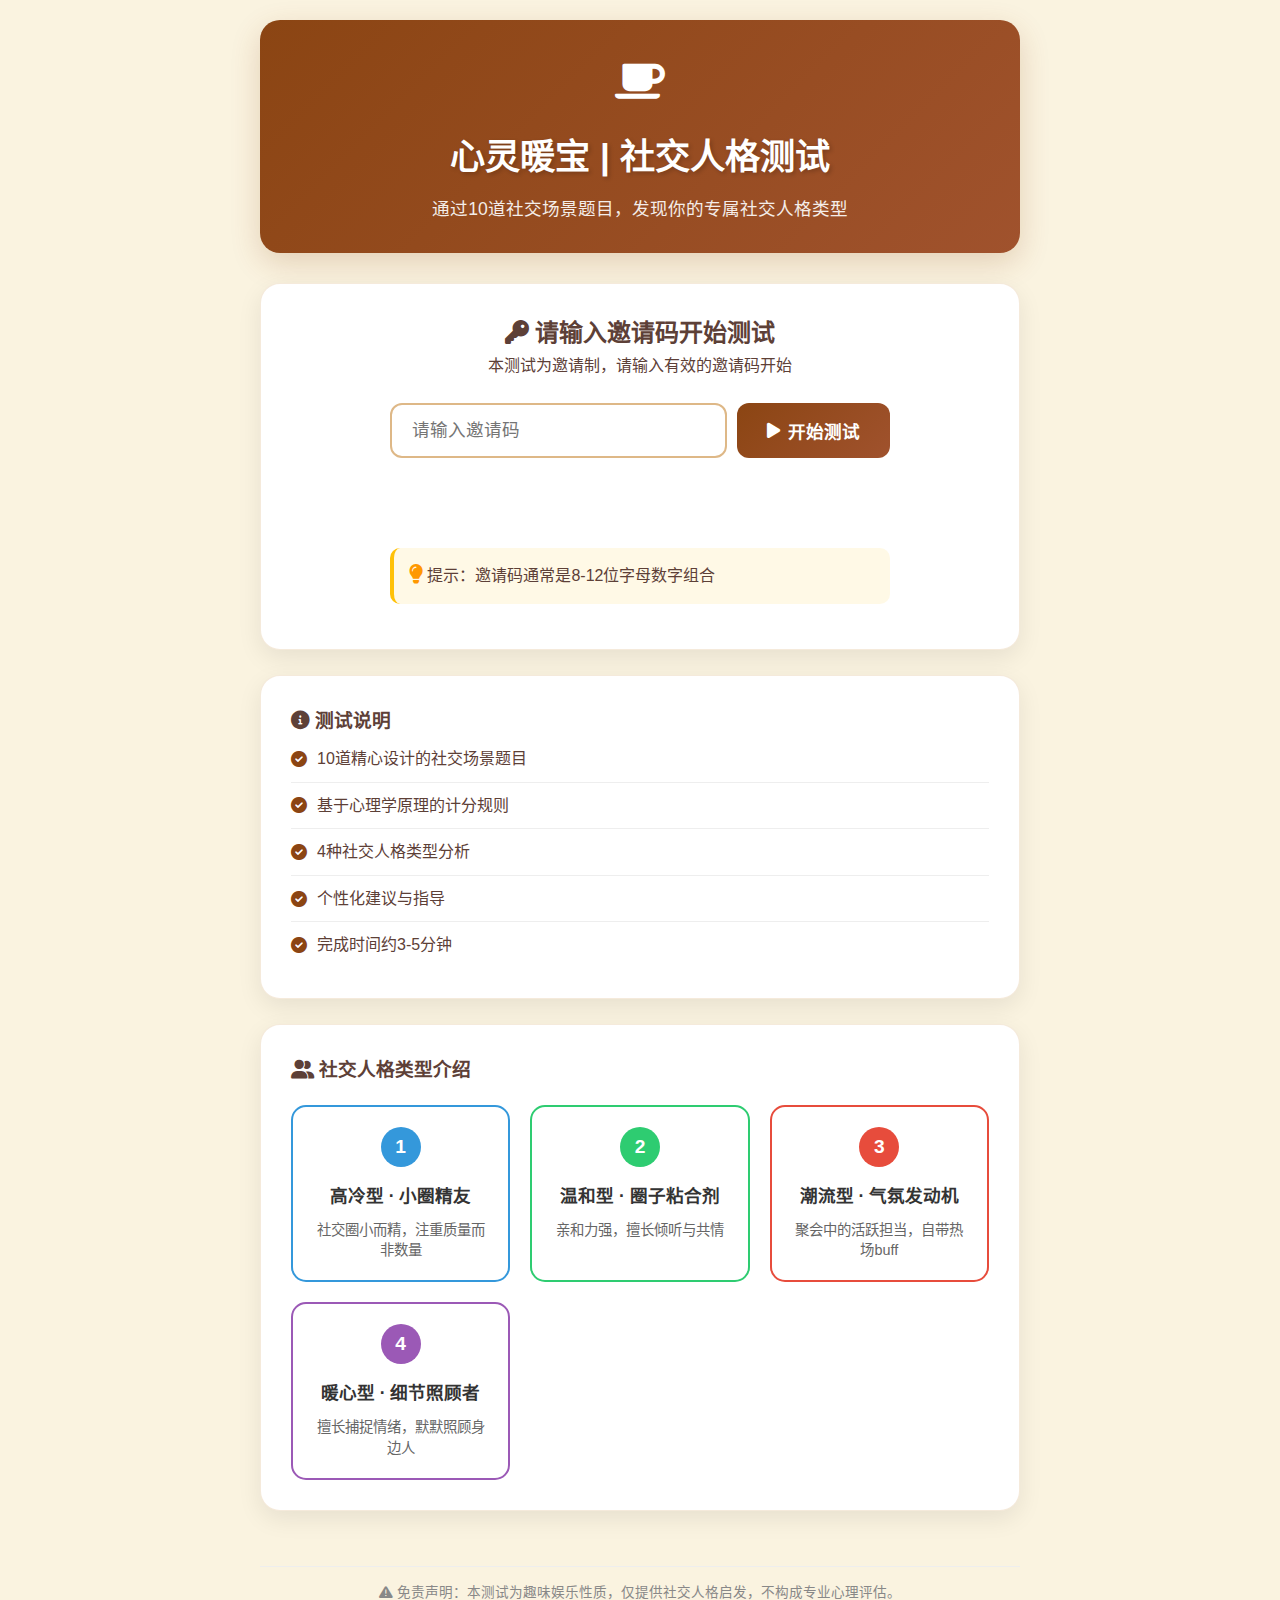
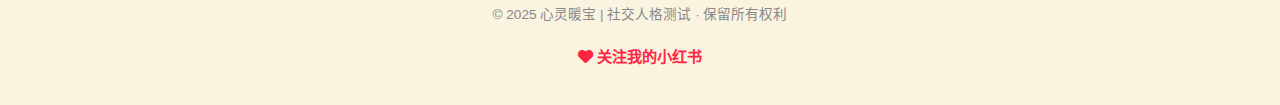
<file: index.html>
<!DOCTYPE html>
<html lang="zh-CN">
<head>
    <meta charset="UTF-8">
    <meta name="viewport" content="width=device-width, initial-scale=1.0">
    <title>心灵暖宝 | 社交人格测试</title>
    <link rel="stylesheet" href="style.css">
    <link rel="stylesheet" href="https://cdnjs.cloudflare.com/ajax/libs/font-awesome/6.0.0/css/all.min.css">
    <script src="index.js" defer></script>
</head>
<body>
    <div class="container">
        <header class="header fade-in">
            <div class="coffee-icon">
                <i class="fas fa-coffee"></i>
            </div>
            <h1>    心灵暖宝 | 社交人格测试</h1>
            <p class="subtitle">通过10道社交场景题目，发现你的专属社交人格类型</p>
        </header>

        <main>
            <div class="card fade-in" style="animation-delay: 0.1s;">
                <div class="invitation-section">
                    <h2><i class="fas fa-key"></i> 请输入邀请码开始测试</h2>
                    <p>本测试为邀请制，请输入有效的邀请码开始</p>
                    
                    <div class="invitation-input">
                        <input type="text" 
                               id="invitationCode" 
                               placeholder="请输入邀请码" 
                               maxlength="20"
                               autocomplete="off">
                        <button class="btn btn-primary" id="submitInvitation">
                            <i class="fas fa-play"></i> 开始测试
                        </button>
                    </div>
                    
                    <div id="invitationMessage" class="message"></div>
                    
                    <div class="hint">
                        <p><i class="fas fa-lightbulb"></i> 提示：邀请码通常是8-12位字母数字组合</p>
                    </div>
                </div>
            </div>

            <div class="card fade-in" style="animation-delay: 0.2s;">
                <h3><i class="fas fa-info-circle"></i> 测试说明</h3>
                <div class="test-info">
                    <ul>
                        <li><i class="fas fa-check-circle"></i> 10道精心设计的社交场景题目</li>
                        <li><i class="fas fa-check-circle"></i> 基于心理学原理的计分规则</li>
                        <li><i class="fas fa-check-circle"></i> 4种社交人格类型分析</li>
                        <li><i class="fas fa-check-circle"></i> 个性化建议与指导</li>
                        <li><i class="fas fa-check-circle"></i> 完成时间约3-5分钟</li>
                    </ul>
                </div>
            </div>

            <div class="card fade-in" style="animation-delay: 0.3s;">
                <h3><i class="fas fa-user-friends"></i> 社交人格类型介绍</h3>
                <div class="personality-previews">
                    <div class="preview-item" data-type="A" style="border: 2px solid #3498db;">
                        <div class="preview-badge" style="background: #3498db;">1</div>
                        <h4>高冷型 · 小圈精友</h4>
                        <p>社交圈小而精，注重质量而非数量</p>
                    </div>
                    <div class="preview-item" data-type="B" style="border: 2px solid #2ecc71;">
                        <div class="preview-badge" style="background: #2ecc71;">2</div>
                        <h4>温和型 · 圈子粘合剂</h4>
                        <p>亲和力强，擅长倾听与共情</p>
                    </div>
                    <div class="preview-item" data-type="C" style="border: 2px solid #e74c3c;">
                        <div class="preview-badge" style="background: #e74c3c;">3</div>
                        <h4>潮流型 · 气氛发动机</h4>
                        <p>聚会中的活跃担当，自带热场buff</p>
                    </div>
                    <div class="preview-item" data-type="D" style="border: 2px solid #9b59b6;">
                        <div class="preview-badge" style="background: #9b59b6;">4</div>
                        <h4>暖心型 · 细节照顾者</h4>
                        <p>擅长捕捉情绪，默默照顾身边人</p>
                    </div>
                </div>
            </div>
        </main>

        <footer class="disclaimer">
            <p><i class="fas fa-exclamation-triangle"></i> 免责声明：本测试为趣味娱乐性质，仅提供社交人格启发，不构成专业心理评估。</p>
            <p>© 2025 心灵暖宝 | 社交人格测试 · 保留所有权利</p>
            <p class="shop-link">
                <i class="fas fa-heart"></i>
                <a href="https://www.xiaohongshu.com/user/profile/671f5878000000000b033f39?xsec_token=YB7n700r-2H6XaOHvXP_rWvjpp7Wq-ZeBEd4UOBFi8HhE%3D&xsec_source=app_share&xhsshare=&shareRedId=OD0zRjg9O0E2NzUyOTgwNjZFOTo3SzlC&apptime=1767598872&share_id=9141b4fa2bbd4ef69b59ad6c760867f5" target="_blank">关注我的小红书</a>
            </p>
        </footer>
    </div>
</body>
</html>
</file>
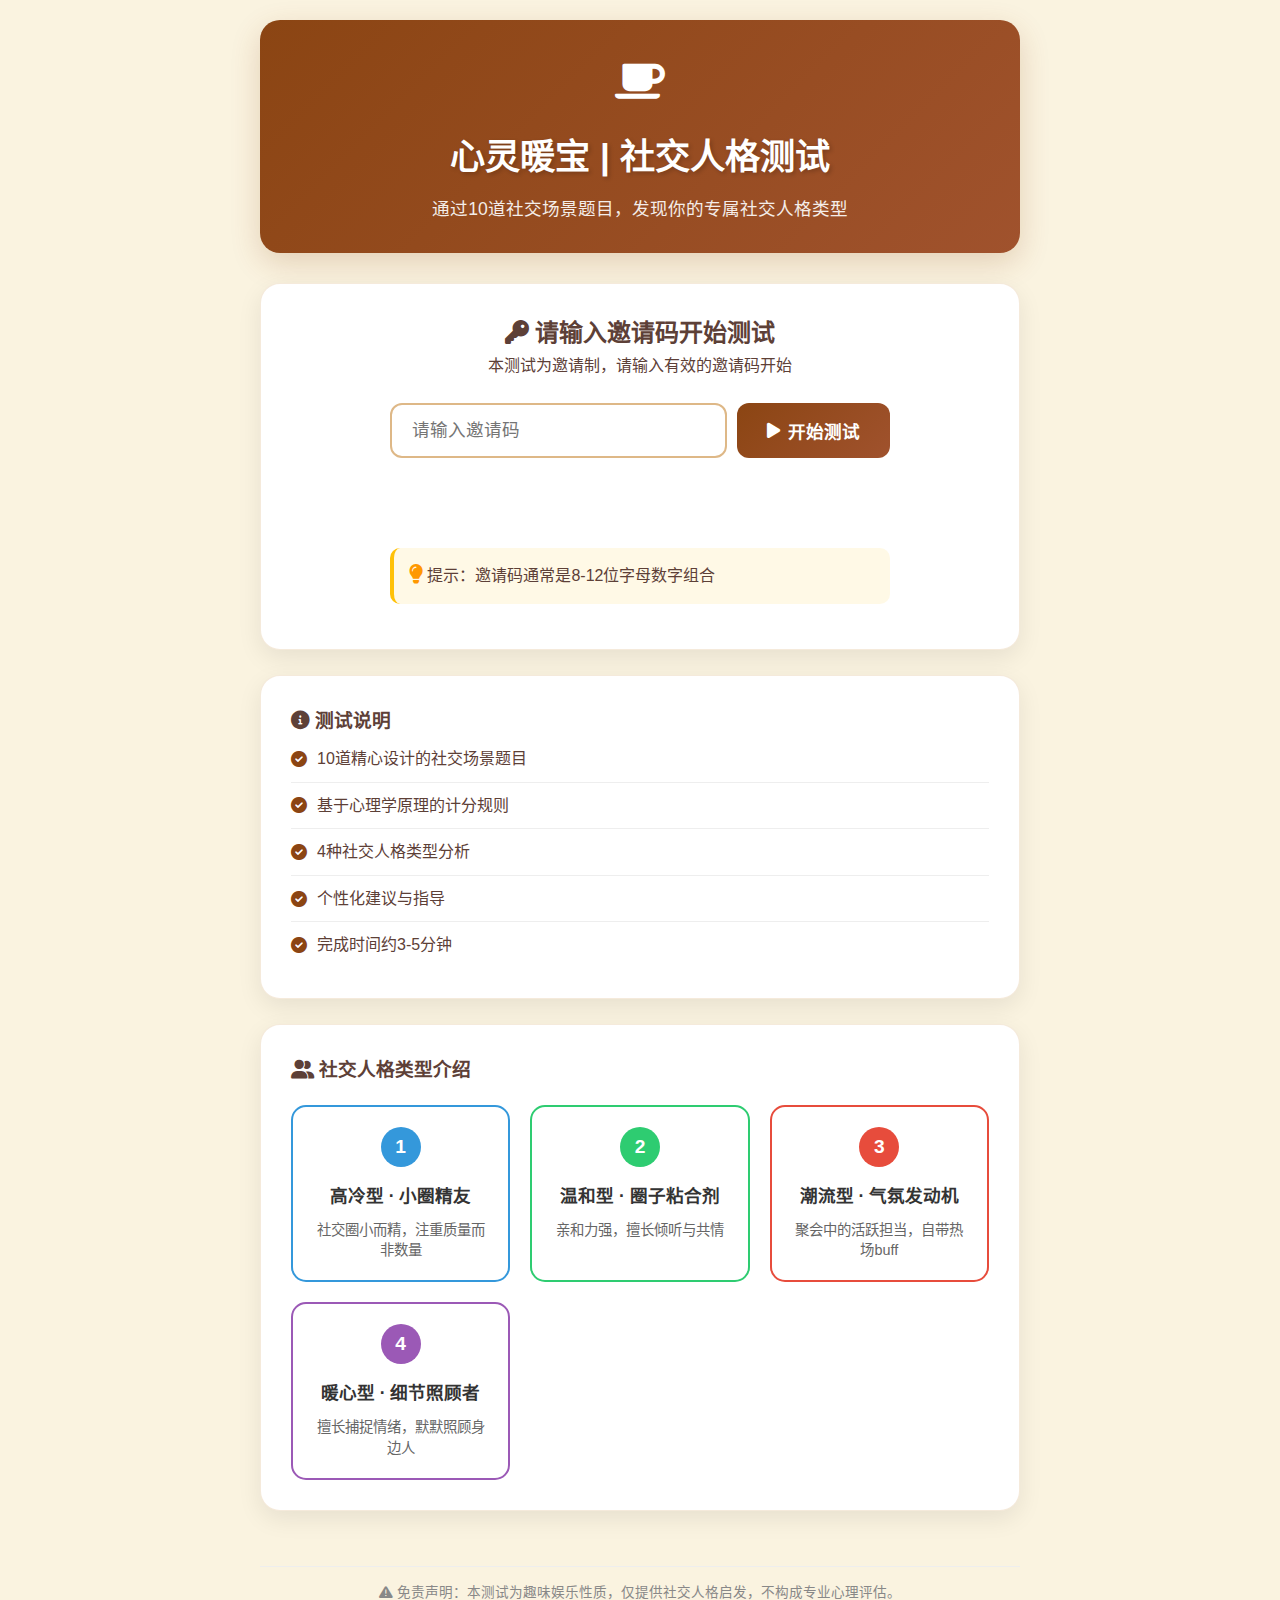
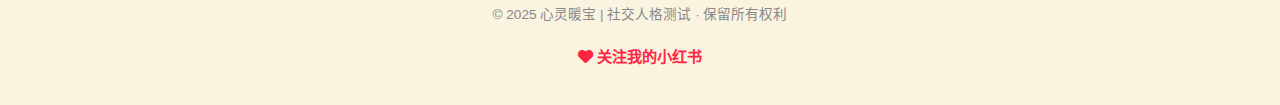
<file: result.html>
<!DOCTYPE html>
<html lang="zh-CN">
<head>
    <meta charset="UTF-8">
    <meta name="viewport" content="width=device-width, initial-scale=1.0">
    <title>心灵暖宝 | 测试结果-社交人格测试</title>
    <link rel="stylesheet" href="style.css">
    <link rel="stylesheet" href="https://cdnjs.cloudflare.com/ajax/libs/font-awesome/6.0.0/css/all.min.css">
    <style>
        .container {
            min-height: auto;
        }
        
        .result-header {
            text-align: center;
            padding: 30px 20px;
            margin-bottom: 30px;
            background: linear-gradient(135deg, #8B4513 0%, #A0522D 100%);
            color: white;
            border-radius: 20px;
        }
        
        .personality-badge {
            display: inline-block;
            padding: 10px 30px;
            border-radius: 50px;
            font-weight: bold;
            margin: 15px 0;
            font-size: 1.5rem;
            color: white;
            box-shadow: 0 5px 15px rgba(0, 0, 0, 0.1);
        }
        
        .personality-description {
            margin: 25px 0;
            padding: 25px;
            background: rgba(222, 184, 135, 0.1);
            border-radius: 15px;
            border-left: 4px solid;
        }
        
        .advice-box {
            background: rgba(52, 152, 219, 0.1);
            border-left: 4px solid #3498db;
            padding: 20px;
            margin: 25px 0;
            border-radius: 10px;
        }
        
        .score-bar {
            margin: 20px 0;
        }
        
        .score-label {
            display: flex;
            justify-content: space-between;
            margin-bottom: 5px;
            font-weight: 500;
        }
        
        .score-fill {
            height: 20px;
            border-radius: 10px;
            transition: width 1s ease;
        }
        

        .action-buttons {
            display: flex;
            justify-content: center;
            gap: 20px;
            margin: 30px 0;
            flex-wrap: wrap;
        }
        
        .scores-chart {
            margin: 30px 0;
        }
        
        .test-meta {
            display: flex;
            justify-content: space-between;
            margin-top: 30px;
            padding-top: 20px;
            border-top: 1px solid #eee;
            color: #666;
        }
        
        .test-meta i {
            margin-right: 8px;
        }
        
        .traits-container {
            display: flex;
            flex-wrap: wrap;
            gap: 10px;
            margin: 20px 0;
        }
        
        .trait-tag {
            padding: 8px 16px;
            background: rgba(139, 69, 19, 0.1);
            border-radius: 50px;
            font-size: 0.9rem;
            color: #8B4513;
            border: 1px solid rgba(139, 69, 19, 0.2);
        }
        
        .comparison-grid {
            display: grid;
            grid-template-columns: repeat(auto-fit, minmax(200px, 1fr));
            gap: 20px;
            margin-top: 20px;
        }
        
        .comparison-item {
            padding: 20px;
            border-radius: 12px;
            border: 2px solid #eee;
            text-align: center;
            transition: all 0.3s ease;
        }
        
        .comparison-item:hover {
            transform: translateY(-5px);
            box-shadow: 0 10px 20px rgba(0,0,0,0.1);
        }
        
        .comparison-badge {
            width: 40px;
            height: 40px;
            border-radius: 50%;
            color: white;
            display: flex;
            align-items: center;
            justify-content: center;
            font-weight: bold;
            margin: 0 auto 15px;
        }
        
        .comparison-desc {
            font-size: 0.9rem;
            color: #666;
            margin-top: 10px;
        }
        
        .modal-overlay {
            display: none;
            position: fixed;
            top: 0;
            left: 0;
            width: 100%;
            height: 100%;
            background: rgba(0, 0, 0, 0.5);
            z-index: 1000;
            justify-content: center;
            align-items: center;
            padding: 20px;
        }
        
        .modal-overlay.active {
            display: flex;
        }
        
        .modal-content {
            background: white;
            border-radius: 16px;
            padding: 30px;
            max-width: 400px;
            width: 100%;
            box-shadow: 0 10px 40px rgba(0, 0, 0, 0.2);
            animation: modalSlideIn 0.3s ease;
        }
        
        @keyframes modalSlideIn {
            from {
                transform: translateY(-20px);
                opacity: 0;
            }
            to {
                transform: translateY(0);
                opacity: 1;
            }
        }
        
        .modal-header {
            text-align: center;
            margin-bottom: 20px;
        }
        
        .modal-icon {
            font-size: 3rem;
            color: #e74c3c;
            margin-bottom: 15px;
        }
        
        .modal-title {
            font-size: 1.3rem;
            font-weight: bold;
            color: #333;
            margin-bottom: 10px;
        }
        
        .modal-message {
            color: #666;
            text-align: center;
            line-height: 1.6;
            margin-bottom: 25px;
        }
        
        .modal-actions {
            display: flex;
            gap: 15px;
            justify-content: center;
        }
        
        .modal-btn {
            flex: 1;
            padding: 12px 24px;
            border: none;
            border-radius: 8px;
            font-size: 1rem;
            cursor: pointer;
            transition: all 0.3s ease;
        }
        
        .modal-btn-cancel {
            background: #f5f5f5;
            color: #666;
        }
        
        .modal-btn-cancel:hover {
            background: #e0e0e0;
        }
        
        .modal-btn-confirm {
            background: #e74c3c;
            color: white;
        }
        
        .modal-btn-confirm:hover {
            background: #c0392b;
        }
    </style>
</head>
<body>
    <div class="container">
        <header class="result-header">
            <div class="coffee-icon">
                <i class="fas fa-coffee"></i>
            </div>
            <h1>测试结果</h1>
            <p class="subtitle">你的社交人格类型已揭晓</p>
        </header>

        <main id="resultContent">
            <div class="card">
                <h2>正在加载测试结果...</h2>
            </div>
        </main>

        <div class="action-buttons">
            <button class="btn btn-secondary" id="retakeTest">
                <i class="fas fa-redo"></i> 重新测试
            </button>
            <button class="btn btn-primary" id="downloadResult">
                <i class="fas fa-share-alt"></i> 分享报告
            </button>
        </div>

        <footer class="disclaimer">
            <p><i class="fas fa-exclamation-triangle"></i> 免责声明：本测试为趣味娱乐性质，仅提供社交人格启发，不构成专业心理评估。</p>
            <p>© 2025 心灵暖宝 | 社交人格测试 · 保留所有权利</p>
            <p class="shop-link">
                <i class="fas fa-heart"></i>
                <a href="https://www.xiaohongshu.com/user/profile/671f5878000000000b033f39?xsec_token=YB7n700r-2H6XaOHvXP_rWvjpp7Wq-ZeBEd4UOBFi8HhE%3D&xsec_source=app_share&xhsshare=&shareRedId=OD0zRjg9O0E2NzUyOTgwNjZFOTo3SzlC&apptime=1767598872&share_id=9141b4fa2bbd4ef69b59ad6c760867f5" target="_blank">关注我的小红书</a>
            </p>
        </footer>
    </div>

    <div class="modal-overlay" id="confirmModal">
        <div class="modal-content">
            <div class="modal-header">
                <div class="modal-icon">
                    <i class="fas fa-exclamation-triangle"></i>
                </div>
                <h3 class="modal-title">确认重新测试</h3>
                <p class="modal-message">确定要重新测试吗？当前结果将丢失。</p>
            </div>
            <div class="modal-actions">
                <button class="modal-btn modal-btn-cancel" id="modalCancel">取消</button>
                <button class="modal-btn modal-btn-confirm" id="modalConfirm">确定</button>
            </div>
        </div>
    </div>

    <script>
        const personalityTypes = {
            A: {
                name: "高冷型",
                label: "小圈精友",
                color: "#3498db",
                description: "社交圈小而精，慢热但对在意的人很真诚，注重社交质量而非数量，独处时更放松。",
                advice: "偶尔可以尝试轻度拓展社交，会遇到同频的人~",
                traits: ["冷静独立", "注重隐私", "深度社交", "边界感强"]
            },
            B: {
                name: "温和型",
                label: "圈子粘合剂",
                color: "#2ecc71",
                description: "亲和力强，擅长倾听与共情，是朋友间的'情绪缓冲带'，能自然化解社交尴尬。",
                advice: "不用总迁就他人，偶尔表达自己的需求会更轻松~",
                traits: ["温和体贴", "善解人意", "团队融合", "情绪稳定"]
            },
            C: {
                name: "潮流型",
                label: "气氛发动机",
                color: "#e74c3c",
                description: "喜欢新鲜社交，是聚会中的活跃担当，能快速和陌生人熟络，自带'热场buff'。",
                advice: "偶尔慢下来听别人说话，会发现更多有趣的细节~",
                traits: ["热情主动", "创意无限", "社交达人", "能量充沛"]
            },
            D: {
                name: "暖心型",
                label: "细节照顾者",
                color: "#9b59b6",
                description: "擅长捕捉他人的情绪，会默默照顾身边人的需求，是朋友眼里的'靠谱搭子'。",
                advice: "别太透支自己的精力，也要记得照顾自己的情绪~",
                traits: ["细致周到", "同理心强", "默默付出", "可靠稳定"]
            }
        };

        document.addEventListener('DOMContentLoaded', () => {
            const testAccess = localStorage.getItem('test_access') || sessionStorage.getItem('test_access');
            if (testAccess !== 'granted') {
                alert('请先验证邀请码');
                window.location.href = 'index.html';
                return;
            }
            
            const resultContent = document.getElementById('resultContent');
            
            let resultData;
            try {
                console.log('检查 localStorage 可用性:', typeof Storage !== 'undefined' ? '可用' : '不可用');
                
                const storedData = localStorage.getItem('test_result');
                console.log('localStorage 中的 test_result:', storedData);
                
                if (!storedData) {
                    throw new Error('未找到测试结果');
                }
                
                resultData = JSON.parse(storedData);
                console.log('解析后的测试结果数据:', resultData);
                
                if (!resultData) {
                    throw new Error('测试结果为空');
                }
                if (typeof resultData !== 'object') {
                    throw new Error('测试结果不是对象格式');
                }
                if (!resultData.type) {
                    throw new Error('测试结果缺少类型字段');
                }
                if (!resultData.scores) {
                    throw new Error('测试结果缺少得分字段');
                }
                if (!resultData.percentages) {
                    throw new Error('测试结果缺少百分比字段');
                }
                
                console.log('测试结果数据验证通过');
            } catch (error) {
                console.error('读取测试结果失败:', error);
                resultContent.innerHTML = `
                    <div class="card">
                        <h2><i class="fas fa-exclamation-circle"></i> 无法加载测试结果</h2>
                        <p>错误信息: ${error.message}</p>
                        <div style="margin: 20px 0;">
                            <h3>可能的原因:</h3>
                            <ul>
                                <li>测试尚未完成</li>
                                <li>测试结果已过期或被清除</li>
                                <li>浏览器不支持 localStorage</li>
                            </ul>
                        </div>
                        <div style="text-align: center; margin: 20px 0;">
                            <button class="btn btn-primary" onclick="window.location.href='test.html'">
                                <i class="fas fa-play"></i> 重新开始测试
                            </button>
                        </div>
                        <div style="margin-top: 20px; padding: 15px; background: #f8f9fa; border-radius: 8px;">
                            <h4>调试信息:</h4>
                            <p>localStorage 可用: ${typeof Storage !== 'undefined' ? '是' : '否'}</p>
                            <p>test_result 存在: ${localStorage.getItem('test_result') ? '是' : '否'}</p>
                            <p>test_result 内容: ${localStorage.getItem('test_result') || '(空)'}</p>
                            <p>错误类型: ${error.name}</p>
                            <p>错误堆栈: ${error.stack}</p>
                        </div>
                    </div>
                `;
                return;
            }
            
            const retakeBtn = document.getElementById('retakeTest');
            const downloadBtn = document.getElementById('downloadResult');
            
            renderResult(resultData);
            
            retakeBtn.addEventListener('click', () => {
                const modal = document.getElementById('confirmModal');
                modal.classList.add('active');
            });
            
            document.getElementById('modalCancel').addEventListener('click', () => {
                const modal = document.getElementById('confirmModal');
                modal.classList.remove('active');
            });
            
            document.getElementById('modalConfirm').addEventListener('click', () => {
                localStorage.removeItem('test_result');
                localStorage.removeItem('test_progress');
                window.location.href = 'test.html';
            });
            
            document.getElementById('confirmModal').addEventListener('click', (e) => {
                if (e.target.id === 'confirmModal') {
                    e.target.classList.remove('active');
                }
            });
            
            downloadBtn.addEventListener('click', () => {
                downloadResult(resultData);
            });
            
            function renderResult(data) {
                const type = data.type;
                const scores = data.scores;
                const percentages = data.percentages;
                
                console.log('渲染结果:', type, scores, percentages);
                
                const colorMap = {
                    A: '#3498db',
                    B: '#2ecc71', 
                    C: '#e74c3c',
                    D: '#9b59b6'
                };
                
                let typeLetter = '';
                for (const [key, value] of Object.entries(personalityTypes)) {
                    if (value.name === type.name) {
                        typeLetter = key;
                        break;
                    }
                }
                
                let maxScore = 0;
                let maxType = 'A';
                Object.entries(scores).forEach(([typeKey, score]) => {
                    if (score > maxScore) {
                        maxScore = score;
                        maxType = typeKey;
                    }
                });
                
                resultContent.innerHTML = `
                    <div class="card fade-in">
                        <div class="personality-badge" style="background: ${type.color};">
                            ${type.name} · ${type.label}
                        </div>
                        
                        <h2 style="color: ${type.color}; text-align: center;">${type.name}</h2>
                        <p class="subtitle" style="text-align: center;">${type.label}</p>
                        
                        <div class="personality-description" style="border-color: ${type.color}">
                            <p><strong>特点描述：</strong>${type.description}</p>
                            <div class="advice-box">
                                <p><strong>社交建议：</strong>${type.advice}</p>
                            </div>
                        </div>
                        
                        <div class="traits-container">
                            ${type.traits.map(trait => `
                                <span class="trait-tag">${trait}</span>
                            `).join('')}
                        </div>
                    </div>
                    
                    <div class="card fade-in" style="animation-delay: 0.2s;">
                        <h3><i class="fas fa-chart-bar"></i> 得分分布</h3>
                        
                        <div class="scores-chart">
                            ${Object.entries(scores).map(([typeKey, score]) => {
                                const percentage = percentages[typeKey];
                                const isDominant = typeKey === maxType;
                                const color = colorMap[typeKey];
                                
                                return `
                                    <div class="score-bar">
                                        <div class="score-label">
                                            <span>${personalityTypes[typeKey].name} (${typeKey})</span>
                                            <span>${score}分 (${percentage}%) ${isDominant ? '⭐' : ''}</span>
                                        </div>
                                        <div class="score-fill" style="width: ${percentage}%; background: ${color}; opacity: ${isDominant ? '1' : '0.7'};"></div>
                                    </div>
                                `;
                            }).join('')}
                        </div>
                        
                        <div class="test-meta">
                            <p><i class="far fa-calendar-alt"></i> 测试日期: ${data.testDate || new Date().toLocaleDateString('zh-CN')}</p>
                            <p><i class="far fa-clock"></i> 完成题目: ${data.scores.A + data.scores.B + data.scores.C + data.scores.D}/10</p>
                        </div>
                    </div>
                    
                    <div class="card fade-in" style="animation-delay: 0.3s;">
                        <h3><i class="fas fa-users"></i> 与其他类型对比</h3>
                        <p>了解其他社交人格类型的特点，可以帮助你更好地理解朋友和同事：</p>
                        
                        <div class="comparison-grid">
                            ${Object.entries(personalityTypes).map(([key, pType]) => {
                                if (key === maxType) return '';
                                
                                return `
                                    <div class="comparison-item" style="border-color: ${pType.color}30">
                                        <div class="comparison-badge" style="background: ${pType.color}">${pType.name.charAt(0)}</div>
                                        <h4>${pType.name}</h4>
                                        <p>${pType.label}</p>
                                        <p class="comparison-desc">${pType.description.substring(0, 60)}...</p>
                                    </div>
                                `;
                            }).filter(Boolean).join('')}
                        </div>
                    </div>
                `;
            }
            
            function downloadResult(data) {
                const type = data.type;
                
                const shareText = `【我的社交人格测试结果：

🏆 主要性格：${type.name}（${type.label}）

📊 维度得分：

理想主义者：${data.scores.A}/10

探险家：${data.scores.B}/10

潮流型：${data.scores.C}/10

暖心型：${data.scores.D}/10

✨ 社交建议：${type.advice}

🔗 你也来测试一下吧！】`;
                
                navigator.clipboard.writeText(shareText)
                    .then(() => {
                        const shareBtn = document.getElementById('downloadResult');
                        const originalText = shareBtn.innerHTML;
                        const originalBackground = shareBtn.style.background;
                        shareBtn.innerHTML = '<i class="fas fa-check"></i> 复制成功';
                        shareBtn.style.background = '#4CAF50';
                        
                        setTimeout(() => {
                            shareBtn.innerHTML = originalText;
                            shareBtn.style.background = originalBackground;
                        }, 2000);
                    })
                    .catch(err => {
                        console.error('复制失败:', err);
                        alert('复制失败，请手动选择文本复制。');
                    });
            }
        });
    </script>
</body>
</html>
</file>
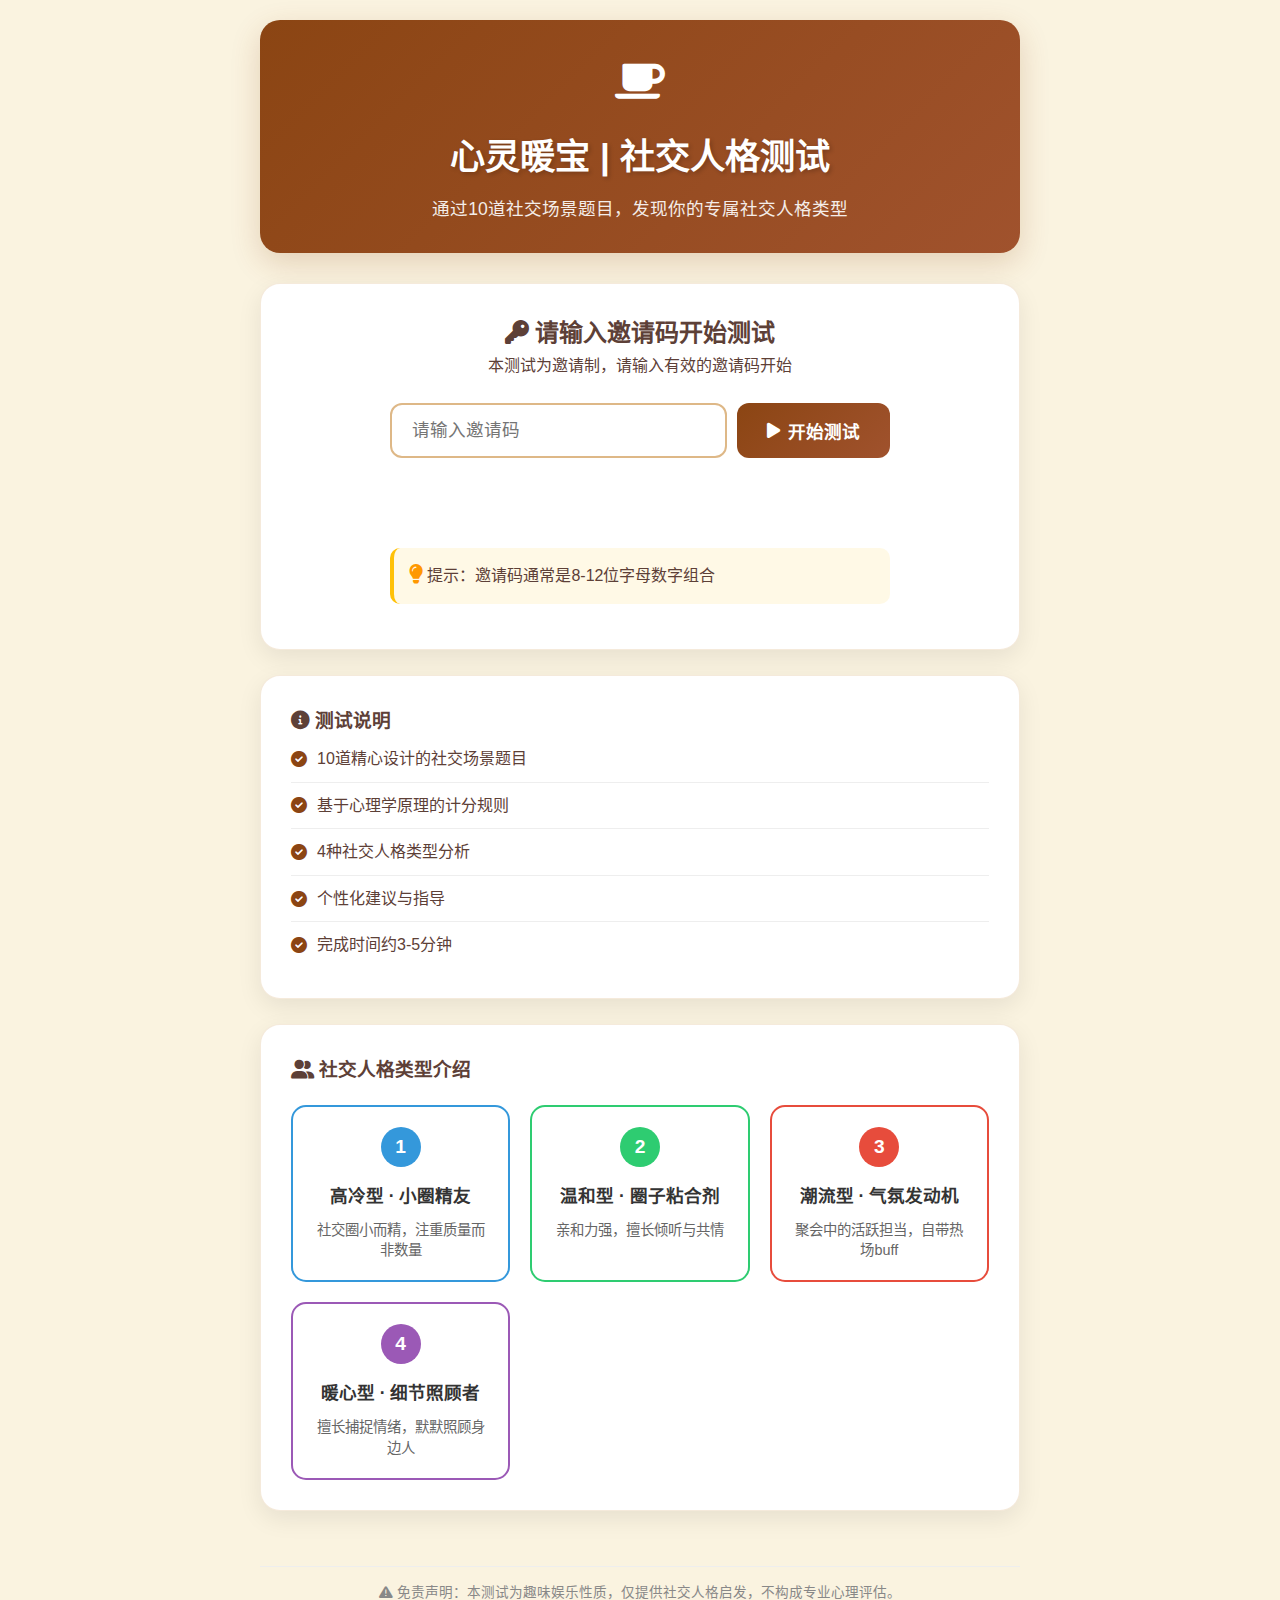
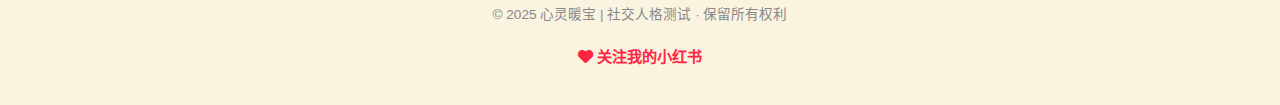
<file: test.html>
<!DOCTYPE html>
<html lang="zh-CN">
<head>
    <meta charset="UTF-8">
    <meta name="viewport" content="width=device-width, initial-scale=1.0">
    <title>测试进行中 - 心灵暖宝 | 社交人格测试</title>
    <link rel="stylesheet" href="style.css">
    <link rel="stylesheet" href="https://cdnjs.cloudflare.com/ajax/libs/font-awesome/6.0.0/css/all.min.css">
</head>
<body>
    <div class="container">
        <header class="test-header">
            <div class="test-title">
                <h1><i class="fas fa-coffee"></i> 社交人格测试</h1>
                <p class="test-subtitle">发现你的社交属性</p>
            </div>
            <button class="btn btn-secondary btn-small" id="restartTest">
                <i class="fas fa-redo"></i> 重新开始
            </button>
        </header>

        <div class="progress-container">
            <div class="progress-bar">
                <div class="progress-fill" id="progressFill" style="width: 0%"></div>
            </div>
            <div class="progress-text">
                <span>进度: <span id="progressPercent">0%</span></span>
                <span>题目: <span id="currentQuestionNum">1</span>/<span id="totalQuestions">10</span></span>
                <span>已答: <span id="answeredCount">0</span>题</span>
            </div>
        </div>

        <main id="testContent">
        </main>

        <div class="navigation-buttons">
            <button class="btn btn-secondary" id="prevBtn" disabled>
                <i class="fas fa-arrow-left"></i> 上一题
            </button>
            <button class="btn btn-primary" id="nextBtn">
                下一题 <i class="fas fa-arrow-right"></i>
            </button>
            <button class="btn btn-primary" id="submitBtn" style="display: none;">
                <i class="fas fa-check"></i> 提交测试
            </button>
        </div>

        <div class="disclaimer">
            <p><i class="fas fa-exclamation-triangle"></i> 请根据你的真实社交偏好选择，答案没有对错之分</p>
        </div>
    </div>

    <script>
        const questions = [
            {
                id: 1,
                text: "朋友组周末聚会，你会优先选哪种形式？",
                options: [
                    { value: "A", text: "2-3人小聚（安静聊天）" },
                    { value: "B", text: "5人左右的家常菜局（轻松温馨）" },
                    { value: "C", text: "10人以上的主题派对（热闹有趣）" },
                    { value: "D", text: "户外野餐局（能照顾到每个人的需求）" }
                ]
            },
            {
                id: 2,
                text: "陌生社交场合（如朋友的朋友局），你通常会？",
                options: [
                    { value: "A", text: "安静待在角落，仅和熟悉的人互动" },
                    { value: "B", text: "主动和身边人礼貌搭话（聊天气/环境）" },
                    { value: "C", text: "快速融入群体，带动话题活跃气氛" },
                    { value: "D", text: "观察大家的状态，默默照顾社恐的人" }
                ]
            },
            {
                id: 3,
                text: "朋友突然找你吐槽烦心事，你会？",
                options: [
                    { value: "A", text: "认真听但少发言，偶尔给简短回应" },
                    { value: "B", text: "耐心听+共情，帮对方梳理情绪" },
                    { value: "C", text: "用搞笑段子转移话题，让对方开心" },
                    { value: "D", text: "记下来对方的困扰，后续主动关心进展" }
                ]
            },
            {
                id: 4,
                text: "社交场合冷场时，你会？",
                options: [
                    { value: "A", text: "假装没察觉，继续做自己的事" },
                    { value: "B", text: "主动找轻松话题（如最近的热门剧）" },
                    { value: "C", text: "发起小游戏/互动，快速热场" },
                    { value: "D", text: "悄悄和身边人搭话，避免对方尴尬" }
                ]
            },
            {
                id: 5,
                text: "连续社交2天后，你需要哪种方式充电？",
                options: [
                    { value: "A", text: "独处一整天（拒绝任何社交）" },
                    { value: "B", text: "和1位亲密好友浅聊放松" },
                    { value: "C", text: "换个轻松的社交场景（如看展搭伴）" },
                    { value: "D", text: "边宅家边和朋友线上闲聊" }
                ]
            },
            {
                id: 6,
                text: "多人聚会中，你更像哪种角色？",
                options: [
                    { value: "A", text: "观察者（默默听大家聊天）" },
                    { value: "B", text: "倾听者（接话+帮大家圆场）" },
                    { value: "C", text: "气氛组（带头玩梗/搞氛围）" },
                    { value: "D", text: "照顾者（递水/帮大家安排细节）" }
                ]
            },
            {
                id: 7,
                text: "社交中遇到观点冲突，你会？",
                options: [
                    { value: "A", text: "不争论，默默终止这个话题" },
                    { value: "B", text: "温和表达自己的想法，避免矛盾" },
                    { value: "C", text: "有理有据辩论，带动大家讨论热度" },
                    { value: "D", text: "调和双方观点，让氛围回归融洽" }
                ]
            },
            {
                id: 8,
                text: "刚到新公司，你会多久融入同事圈？",
                options: [
                    { value: "A", text: "1个月以上（等别人主动搭话）" },
                    { value: "B", text: "2-3周（慢慢和邻座同事熟悉）" },
                    { value: "C", text: "1周内（主动加入同事的午餐局）" },
                    { value: "D", text: "3天内（帮同事带咖啡/整理资料拉近距离）" }
                ]
            },
            {
                id: 9,
                text: "朋友约你去不感兴趣的社交局，你会？",
                options: [
                    { value: "A", text: "直接拒绝（不想勉强自己）" },
                    { value: "B", text: "委婉说'有事'，事后补约单独见面" },
                    { value: "C", text: "答应并尝试找到有趣的点（比如认识新朋友）" },
                    { value: "D", text: "答应陪朋友待一会儿，再找借口提前走" }
                ]
            },
            {
                id: 10,
                text: "社交中有人对你过度热情（如查户口式提问），你会？",
                options: [
                    { value: "A", text: "敷衍回应，找机会离开" },
                    { value: "B", text: "礼貌转移话题，保持距离" },
                    { value: "C", text: "开玩笑式'打岔'，化解尴尬又不冷场" },
                    { value: "D", text: "温和说'不太想聊这个~'，同时照顾对方情绪" }
                ]
            }
        ];

        class TestEngine {
            constructor() {
                this.currentQuestion = 0;
                this.answers = new Array(questions.length).fill(null);
                this.startTime = Date.now();
                this.testCompleted = false;
            }
            
            start() {
                this.currentQuestion = 0;
                this.answers.fill(null);
                this.startTime = Date.now();
                this.testCompleted = false;
                this.saveProgress();
            }
            
            answer(questionId, answer) {
                if (questionId >= 0 && questionId < questions.length) {
                    this.answers[questionId] = answer;
                    this.saveProgress();
                    return true;
                }
                return false;
            }
            
            next() {
                if (this.currentQuestion < questions.length - 1) {
                    this.currentQuestion++;
                    return true;
                }
                return false;
            }
            
            previous() {
                if (this.currentQuestion > 0) {
                    this.currentQuestion--;
                    return true;
                }
                return false;
            }
            
            complete() {
                this.testCompleted = true;
                this.saveProgress();
                return true;
            }
            
            saveProgress() {
                const progress = {
                    currentQuestion: this.currentQuestion,
                    answers: this.answers,
                    startTime: this.startTime,
                    testCompleted: this.testCompleted
                };
                
                try {
                    localStorage.setItem('test_progress', JSON.stringify(progress));
                    return true;
                } catch (error) {
                    console.error('保存进度失败:', error);
                    return false;
                }
            }
            
            restoreProgress() {
                try {
                    const progress = JSON.parse(localStorage.getItem('test_progress'));
                    if (progress) {
                        this.currentQuestion = progress.currentQuestion || 0;
                        this.answers = progress.answers || new Array(questions.length).fill(null);
                        this.startTime = progress.startTime || Date.now();
                        this.testCompleted = progress.testCompleted || false;
                        return true;
                    }
                } catch (error) {
                    console.error('恢复进度失败:', error);
                }
                return false;
            }
            
            clearProgress() {
                localStorage.removeItem('test_progress');
                this.currentQuestion = 0;
                this.answers.fill(null);
                this.testCompleted = false;
            }
            
            getProgress() {
                const answered = this.answers.filter(a => a !== null).length;
                const total = questions.length;
                const percentage = Math.round((answered / total) * 100);
                
                return {
                    current: answered,
                    total: total,
                    percentage: percentage,
                    currentQuestion: this.currentQuestion + 1
                };
            }
            
            getCurrentQuestion() {
                return questions[this.currentQuestion];
            }
            
            isAllAnswered() {
                return this.answers.every(a => a !== null);
            }
            
            getAnsweredCount() {
                return this.answers.filter(a => a !== null).length;
            }
            
            isCurrentAnswered() {
                return this.answers[this.currentQuestion] !== null;
            }
            
            getCurrentAnswer() {
                return this.answers[this.currentQuestion];
            }
        }

        class ScoringSystem {
            calculateScore(answers) {
                const scores = { A: 0, B: 0, C: 0, D: 0 };
                
                answers.forEach(answer => {
                    if (answer && scores.hasOwnProperty(answer)) {
                        scores[answer]++;
                    }
                });
                
                let maxScore = 0;
                let dominantType = null;
                
                Object.entries(scores).forEach(([type, score]) => {
                    if (score > maxScore) {
                        maxScore = score;
                        dominantType = type;
                    } else if (score === maxScore && dominantType) {
                        const priority = { A: 4, B: 3, C: 2, D: 1 };
                        if (priority[type] > priority[dominantType]) {
                            dominantType = type;
                        }
                    }
                });
                
                return {
                    scores: scores,
                    dominantType: dominantType,
                    maxScore: maxScore,
                    totalQuestions: answers.length
                };
            }
            
            getPersonalityDescription(type) {
                const personalityTypes = {
                    A: {
                        name: "高冷型",
                        label: "小圈精友",
                        color: "#3498db",
                        description: "社交圈小而精，慢热但对在意的人很真诚，注重社交质量而非数量，独处时更放松。",
                        advice: "偶尔可以尝试轻度拓展社交，会遇到同频的人~",
                        traits: ["冷静独立", "注重隐私", "深度社交", "边界感强"]
                    },
                    B: {
                        name: "温和型",
                        label: "圈子粘合剂",
                        color: "#2ecc71",
                        description: "亲和力强，擅长倾听与共情，是朋友间的'情绪缓冲带'，能自然化解社交尴尬。",
                        advice: "不用总迁就他人，偶尔表达自己的需求会更轻松~",
                        traits: ["温和体贴", "善解人意", "团队融合", "情绪稳定"]
                    },
                    C: {
                        name: "潮流型",
                        label: "气氛发动机",
                        color: "#e74c3c",
                        description: "喜欢新鲜社交，是聚会中的活跃担当，能快速和陌生人熟络，自带'热场buff'。",
                        advice: "偶尔慢下来听别人说话，会发现更多有趣的细节~",
                        traits: ["热情主动", "创意无限", "社交达人", "能量充沛"]
                    },
                    D: {
                        name: "暖心型",
                        label: "细节照顾者",
                        color: "#9b59b6",
                        description: "擅长捕捉他人的情绪，会默默照顾身边人的需求，是朋友眼里的'靠谱搭子'。",
                        advice: "别太透支自己的精力，也要记得照顾自己的情绪~",
                        traits: ["细致周到", "同理心强", "默默付出", "可靠稳定"]
                    }
                };
                
                return personalityTypes[type] || personalityTypes.A;
            }
            
            generateReport(scoreResult) {
                const dominantType = this.getPersonalityDescription(scoreResult.dominantType);
                const scores = scoreResult.scores;
                const total = scoreResult.totalQuestions;
                
                const percentages = {};
                Object.entries(scores).forEach(([type, score]) => {
                    percentages[type] = Math.round((score / total) * 100);
                });
                
                return {
                    type: dominantType,
                    scores: scores,
                    percentages: percentages,
                    testDate: new Date().toLocaleDateString('zh-CN')
                };
            }
        }

        document.addEventListener('DOMContentLoaded', () => {
            const testAccess = localStorage.getItem('test_access') || sessionStorage.getItem('test_access');
            if (testAccess !== 'granted') {
                alert('请先验证邀请码');
                window.location.href = 'index.html';
                return;
            }
            
            const testEngine = new TestEngine();
            const scoringSystem = new ScoringSystem();
            
            const testContent = document.getElementById('testContent');
            const prevBtn = document.getElementById('prevBtn');
            const nextBtn = document.getElementById('nextBtn');
            const submitBtn = document.getElementById('submitBtn');
            const restartBtn = document.getElementById('restartTest');
            const progressFill = document.getElementById('progressFill');
            const progressPercent = document.getElementById('progressPercent');
            const currentQuestionNum = document.getElementById('currentQuestionNum');
            const totalQuestions = document.getElementById('totalQuestions');
            const answeredCount = document.getElementById('answeredCount');
            
            totalQuestions.textContent = questions.length;
            
            if (!testEngine.restoreProgress()) {
                testEngine.start();
            }
            
            renderQuestion();
            updateProgress();
            updateNavigation();
            
            function restartTest() {
                const modal = document.getElementById('confirmModal');
                modal.classList.add('active');
            }
            
            prevBtn.addEventListener('click', goToPrevious);
            nextBtn.addEventListener('click', goToNext);
            submitBtn.addEventListener('click', submitTest);
            restartBtn.addEventListener('click', restartTest);
            
            document.getElementById('modalCancel').addEventListener('click', () => {
                const modal = document.getElementById('confirmModal');
                modal.classList.remove('active');
            });
            
            document.getElementById('modalConfirm').addEventListener('click', () => {
                testEngine.clearProgress();
                testEngine.start();
                renderQuestion();
                updateProgress();
                updateNavigation();
                
                const modal = document.getElementById('confirmModal');
                modal.classList.remove('active');
            });
            
            document.getElementById('confirmModal').addEventListener('click', (e) => {
                if (e.target.id === 'confirmModal') {
                    e.target.classList.remove('active');
                }
            });
            
            function renderQuestion() {
                const currentIndex = testEngine.currentQuestion;
                const question = testEngine.getCurrentQuestion();
                const currentAnswer = testEngine.answers[currentIndex];
                
                currentQuestionNum.textContent = currentIndex + 1;
                
                testContent.innerHTML = `
                    <div class="card question-card">
                        <div class="question-number">第 ${currentIndex + 1} 题</div>
                        <div class="question-text">${question.text}</div>
                        <div class="options-grid">
                            ${question.options.map(option => `
                                <button class="option-btn ${currentAnswer === option.value ? 'selected' : ''}"
                                        data-value="${option.value}">
                                    <span class="option-label">${option.value}</span>
                                    <span class="option-text">${option.text}</span>
                                </button>
                            `).join('')}
                        </div>
                    </div>
                `;
                
                document.querySelectorAll('.option-btn').forEach(btn => {
                    btn.addEventListener('click', function() {
                        const value = this.getAttribute('data-value');
                        selectOption(value);
                    });
                });
            }
            
            function selectOption(value) {
                const currentIndex = testEngine.currentQuestion;
                testEngine.answer(currentIndex, value);
                
                document.querySelectorAll('.option-btn').forEach(btn => {
                    btn.classList.remove('selected');
                    if (btn.getAttribute('data-value') === value) {
                        btn.classList.add('selected');
                    }
                });
                
                updateProgress();
                updateNavigation();
                
                if (currentIndex === questions.length - 1) {
                    if (testEngine.isCurrentAnswered()) {
                        submitBtn.style.display = 'inline-flex';
                        nextBtn.style.display = 'none';
                    }
                } else {
                    setTimeout(() => {
                        if (testEngine.next()) {
                            renderQuestion();
                            updateProgress();
                            updateNavigation();
                        }
                    }, 300);
                }
            }
            
            function goToPrevious() {
                if (testEngine.previous()) {
                    renderQuestion();
                    updateProgress();
                    updateNavigation();
                }
            }
            
            function goToNext() {
                const currentIndex = testEngine.currentQuestion;
                if (!testEngine.answers[currentIndex]) {
                    alert('请先选择当前题目的答案');
                    return;
                }
                
                if (testEngine.next()) {
                    renderQuestion();
                    updateProgress();
                    updateNavigation();
                }
            }
            
            function submitTest() {
                if (!testEngine.isAllAnswered()) {
                    alert('请完成所有题目后再提交');
                    return;
                }
                
                testEngine.complete();
                
                const scoreResult = scoringSystem.calculateScore(testEngine.answers);
                const report = scoringSystem.generateReport(scoreResult);
                
                localStorage.setItem('test_result', JSON.stringify(report));
                
                window.location.href = 'result.html';
            }
            
            function updateProgress() {
                const progress = testEngine.getProgress();
                progressFill.style.width = `${progress.percentage}%`;
                progressPercent.textContent = `${progress.percentage}%`;
                answeredCount.textContent = progress.current;
            }
            
            function updateNavigation() {
                const currentIndex = testEngine.currentQuestion;
                const total = questions.length;
                const currentAnswer = testEngine.answers[currentIndex];
                
                prevBtn.disabled = currentIndex === 0;
                
                if (currentIndex === total - 1) {
                    nextBtn.style.display = 'none';
                    
                    if (currentAnswer) {
                        submitBtn.style.display = 'inline-flex';
                        submitBtn.disabled = false;
                    } else {
                        submitBtn.style.display = 'none';
                    }
                } else {
                    nextBtn.style.display = 'inline-flex';
                    submitBtn.style.display = 'none';
                    nextBtn.disabled = !currentAnswer;
                }
            }
            
            function restartTest() {
                const modal = document.getElementById('confirmModal');
                modal.classList.add('active');
            }
            
            window.addEventListener('beforeunload', () => {
                testEngine.saveProgress();
            });
        });
    </script>

    <div class="modal-overlay" id="confirmModal">
        <div class="modal-content">
            <div class="modal-header">
                <div class="modal-icon">
                    <i class="fas fa-exclamation-triangle"></i>
                </div>
                <h3 class="modal-title">确认重新开始</h3>
                <p class="modal-message">确定要重新开始测试吗？当前进度将丢失。</p>
            </div>
            <div class="modal-actions">
                <button class="modal-btn modal-btn-cancel" id="modalCancel">取消</button>
                <button class="modal-btn modal-btn-confirm" id="modalConfirm">确定</button>
            </div>
        </div>
    </div>
</body>
</html>
</file>
<file: style.css>
* {
    margin: 0;
    padding: 0;
    box-sizing: border-box;
}

body {
    font-family: 'Microsoft YaHei', 'PingFang SC', sans-serif;
    background-color: #FAF3E0;
    color: #5D4037;
    line-height: 1.6;
    min-height: 100vh;
}

.container {
    max-width: 800px;
    margin: 0 auto;
    padding: 20px;
    min-height: 100vh;
    display: flex;
    flex-direction: column;
}

.header {
    text-align: center;
    padding: 30px 20px;
    margin-bottom: 30px;
    background: linear-gradient(135deg, #8B4513 0%, #A0522D 100%);
    color: white;
    border-radius: 20px;
    box-shadow: 0 10px 30px rgba(139, 69, 19, 0.2);
}

.header h1 {
    font-size: 2.2rem;
    margin-bottom: 10px;
    text-shadow: 2px 2px 4px rgba(0, 0, 0, 0.2);
}

.header .subtitle {
    font-size: 1.1rem;
    opacity: 0.9;
    max-width: 600px;
    margin: 0 auto;
}

.coffee-icon {
    font-size: 2.5rem;
    margin-bottom: 15px;
    display: inline-block;
}

.card {
    background: white;
    border-radius: 20px;
    padding: 30px;
    margin-bottom: 25px;
    box-shadow: 0 8px 25px rgba(0, 0, 0, 0.08);
    border: 1px solid rgba(222, 184, 135, 0.3);
}

.invitation-section {
    text-align: center;
    max-width: 500px;
    margin: 0 auto;
}

.invitation-input {
    display: flex;
    gap: 10px;
    margin: 25px 0;
}

.invitation-input input {
    flex: 1;
    padding: 15px 20px;
    border: 2px solid #DEB887;
    border-radius: 12px;
    font-size: 1.1rem;
    transition: all 0.3s ease;
}

.invitation-input input:focus {
    outline: none;
    border-color: #8B4513;
    box-shadow: 0 0 0 3px rgba(139, 69, 19, 0.2);
}

.btn {
    padding: 15px 30px;
    border: none;
    border-radius: 12px;
    font-size: 1.1rem;
    font-weight: 600;
    cursor: pointer;
    transition: all 0.3s ease;
    display: inline-flex;
    align-items: center;
    justify-content: center;
    gap: 8px;
}

.btn-primary {
    background: linear-gradient(135deg, #8B4513 0%, #A0522D 100%);
    color: white;
}

.btn-primary:hover {
    transform: translateY(-2px);
    box-shadow: 0 6px 15px rgba(139, 69, 19, 0.3);
}

.btn-primary:disabled {
    opacity: 0.6;
    cursor: not-allowed;
    transform: none;
    box-shadow: none;
}

.btn-secondary {
    background: #f5f5f5;
    color: #5D4037;
    border: 2px solid #DEB887;
}

.btn-secondary:hover {
    background: #e8e8e8;
}

.btn-secondary:disabled {
    opacity: 0.6;
    cursor: not-allowed;
}

.btn-small {
    padding: 10px 20px;
    font-size: 0.95rem;
}

.progress-container {
    margin: 30px 0;
}

.progress-bar {
    height: 8px;
    background: #f0f0f0;
    border-radius: 4px;
    overflow: hidden;
    margin-bottom: 10px;
}

.progress-fill {
    height: 100%;
    background: linear-gradient(90deg, #DEB887, #8B4513);
    border-radius: 4px;
    transition: width 0.5s ease;
}

.progress-text {
    display: flex;
    justify-content: space-between;
    font-size: 0.9rem;
    color: #666;
}

.question-card .question-number {
    color: #8B4513;
    font-weight: bold;
    margin-bottom: 5px;
    font-size: 0.9rem;
}

.question-card .question-text {
    font-size: 1.4rem;
    margin-bottom: 25px;
    line-height: 1.4;
    color: #333;
}

.options-grid {
    display: flex;
    flex-direction: column;
    gap: 15px;
    margin: 25px 0;
}

.option-btn {
    padding: 18px 20px;
    text-align: left;
    border: 2px solid #e0e0e0;
    border-radius: 12px;
    background: white;
    cursor: pointer;
    transition: all 0.3s ease;
    position: relative;
    overflow: hidden;
    width: 100%;
    display: flex;
    align-items: center;
}

.option-btn:hover {
    border-color: #DEB887;
    background-color: #FFF8E1;
}

.option-btn.selected {
    border-color: #8B4513;
    background-color: #F5EBDC;
    box-shadow: 0 5px 15px rgba(139, 69, 19, 0.1);
}

.option-label {
    display: flex;
    align-items: center;
    justify-content: center;
    width: 32px;
    height: 32px;
    background: #8B4513;
    color: white;
    border-radius: 50%;
    margin-right: 15px;
    font-weight: bold;
    font-size: 1.1rem;
    flex-shrink: 0;
}

.option-btn.selected .option-label {
    background: white;
    color: #8B4513;
    border: 2px solid #8B4513;
}

.option-text {
    flex: 1;
    text-align: left;
    font-size: 1.05rem;
    line-height: 1.4;
}

.navigation-buttons {
    display: flex;
    justify-content: space-between;
    margin-top: 30px;
    padding-top: 20px;
    border-top: 1px solid #eee;
}

.test-header {
    display: flex;
    justify-content: space-between;
    align-items: center;
    margin-bottom: 30px;
    padding: 20px;
    background: white;
    border-radius: 15px;
    box-shadow: 0 5px 15px rgba(0, 0, 0, 0.05);
}

.test-title h1 {
    font-size: 1.8rem;
    color: #8B4513;
    margin-bottom: 5px;
}

.test-subtitle {
    color: #666;
    font-size: 1rem;
}

.disclaimer {
    font-size: 0.85rem;
    color: #888;
    text-align: center;
    margin-top: 30px;
    padding: 15px;
    border-top: 1px solid #eee;
}

.shop-link {
    text-align: center;
    margin-top: 20px;
    font-size: 0.95rem;
}

.shop-link a {
    color: #ff2442;
    text-decoration: none;
    font-weight: 600;
    transition: all 0.3s ease;
    display: inline-flex;
    align-items: center;
    gap: 5px;
}

.shop-link a:hover {
    color: #e01e38;
    text-decoration: underline;
}

.shop-link i {
    color: #ff2442;
}

.message {
    padding: 12px 15px;
    border-radius: 8px;
    margin: 15px 0;
    font-weight: 500;
    transition: all 0.3s ease;
    min-height: 50px;
    display: flex;
    align-items: center;
    justify-content: center;
}

.message.success {
    background: rgba(46, 204, 113, 0.1);
    border-left: 4px solid #2ecc71;
}

.message.error {
    background: rgba(231, 76, 60, 0.1);
    border-left: 4px solid #e74c3c;
}

.message.info {
    background: rgba(52, 152, 219, 0.1);
    border-left: 4px solid #3498db;
}

.test-info ul {
    list-style: none;
    padding: 0;
}

.test-info li {
    padding: 10px 0;
    border-bottom: 1px solid #eee;
    display: flex;
    align-items: center;
    gap: 10px;
}

.test-info li:last-child {
    border-bottom: none;
}

.test-info li i {
    color: #8B4513;
}

.personality-previews {
    display: grid;
    grid-template-columns: repeat(auto-fit, minmax(200px, 1fr));
    gap: 20px;
    margin-top: 20px;
}

.preview-item {
    padding: 20px;
    border-radius: 15px;
    background: rgba(255, 255, 255, 0.8);
    border: 2px solid transparent;
    cursor: pointer;
    transition: all 0.3s ease;
    text-align: center;
}

.preview-item:hover {
    transform: translateY(-5px);
    box-shadow: 0 10px 20px rgba(0, 0, 0, 0.1);
    border-color: #DEB887;
}

.preview-badge {
    width: 40px;
    height: 40px;
    border-radius: 50%;
    color: white;
    display: flex;
    align-items: center;
    justify-content: center;
    font-size: 1.2rem;
    font-weight: bold;
    margin: 0 auto 15px;
}

.preview-item h4 {
    margin: 10px 0;
    color: #333;
    font-size: 1.1rem;
}

.preview-item p {
    color: #666;
    font-size: 0.9rem;
    line-height: 1.4;
}

.result-score {
    display: grid;
    grid-template-columns: repeat(2, 1fr);
    gap: 20px;
    margin: 30px 0;
}

.score-card {
    padding: 20px;
    border-radius: 15px;
    text-align: center;
    transition: transform 0.3s ease;
}

.score-card.active {
    transform: scale(1.05);
    box-shadow: 0 10px 25px rgba(0, 0, 0, 0.1);
}

.score-card h3 {
    font-size: 2.5rem;
    margin: 10px 0;
    font-weight: bold;
}

.score-card[data-type="A"] {
    background: rgba(52, 152, 219, 0.1);
    border: 2px solid #3498db;
}

.score-card[data-type="B"] {
    background: rgba(46, 204, 113, 0.1);
    border: 2px solid #2ecc71;
}

.score-card[data-type="C"] {
    background: rgba(231, 76, 60, 0.1);
    border: 2px solid #e74c3c;
}

.score-card[data-type="D"] {
    background: rgba(155, 89, 182, 0.1);
    border: 2px solid #9b59b6;
}

.traits-container {
    display: flex;
    flex-wrap: wrap;
    gap: 10px;
    margin: 20px 0;
}

.trait-tag {
    padding: 8px 16px;
    background: rgba(139, 69, 19, 0.1);
    border-radius: 50px;
    font-size: 0.9rem;
    color: #8B4513;
    border: 1px solid rgba(139, 69, 19, 0.2);
}

.share-btn.wechat { background: #09bb07; }
.share-btn.weibo { background: #e6162d; }
.share-btn.qq { background: #12b7f5; }
.share-btn.twitter { background: #1da1f2; }
.share-btn.facebook { background: #1877f2; }

.loading-spinner {
    display: inline-block;
    width: 50px;
    height: 50px;
    border: 5px solid #f3f3f3;
    border-top: 5px solid #8B4513;
    border-radius: 50%;
    animation: spin 1s linear infinite;
    margin: 30px auto;
}

@keyframes spin {
    0% { transform: rotate(0deg); }
    100% { transform: rotate(360deg); }
}

.modal-overlay {
    display: none;
    position: fixed;
    top: 0;
    left: 0;
    width: 100%;
    height: 100%;
    background: rgba(0, 0, 0, 0.5);
    z-index: 1000;
    justify-content: center;
    align-items: center;
    padding: 20px;
}

.modal-overlay.active {
    display: flex;
}

.modal-content {
    background: white;
    border-radius: 16px;
    padding: 30px;
    max-width: 400px;
    width: 100%;
    box-shadow: 0 10px 40px rgba(0, 0, 0, 0.2);
    animation: modalSlideIn 0.3s ease;
}

@keyframes modalSlideIn {
    from {
        transform: translateY(-20px);
        opacity: 0;
    }
    to {
        transform: translateY(0);
        opacity: 1;
    }
}

.modal-header {
    text-align: center;
    margin-bottom: 20px;
}

.modal-icon {
    font-size: 3rem;
    color: #e74c3c;
    margin-bottom: 15px;
}

.modal-title {
    font-size: 1.3rem;
    font-weight: bold;
    color: #333;
    margin-bottom: 10px;
}

.modal-message {
    color: #666;
    text-align: center;
    line-height: 1.6;
    margin-bottom: 25px;
}

.modal-actions {
    display: flex;
    gap: 15px;
    justify-content: center;
}

.modal-btn {
    flex: 1;
    padding: 12px 24px;
    border: none;
    border-radius: 8px;
    font-size: 1rem;
    cursor: pointer;
    transition: all 0.3s ease;
}

.modal-btn-cancel {
    background: #f5f5f5;
    color: #666;
}

.modal-btn-cancel:hover {
    background: #e0e0e0;
}

.modal-btn-confirm {
    background: #e74c3c;
    color: white;
}

.modal-btn-confirm:hover {
    background: #c0392b;
}

.hint {
    padding: 15px;
    background: rgba(255, 193, 7, 0.1);
    border-radius: 10px;
    margin: 15px 0;
    border-left: 4px solid #ffc107;
    display: flex;
    align-items: center;
    gap: 10px;
}

.hint i {
    color: #ff9800;
    font-size: 1.2rem;
}

@media (max-width: 768px) {
    .container {
        padding: 15px;
    }
    
    .header h1 {
        font-size: 1.8rem;
    }
    
    .card {
        padding: 20px;
    }
    
    .invitation-input {
        flex-direction: column;
    }
    
    .question-card .question-text {
        font-size: 1.2rem;
    }
    
    .navigation-buttons {
        flex-direction: column;
        gap: 10px;
    }
    
    .navigation-buttons .btn {
        width: 100%;
    }
    
    .test-header {
        flex-direction: column;
        gap: 15px;
        text-align: center;
    }
}

@media (max-width: 480px) {
    .header {
        padding: 20px 15px;
    }
    
    .option-btn {
        padding: 15px;
    }
    
    .btn {
        padding: 12px 20px;
    }
}
</file>
